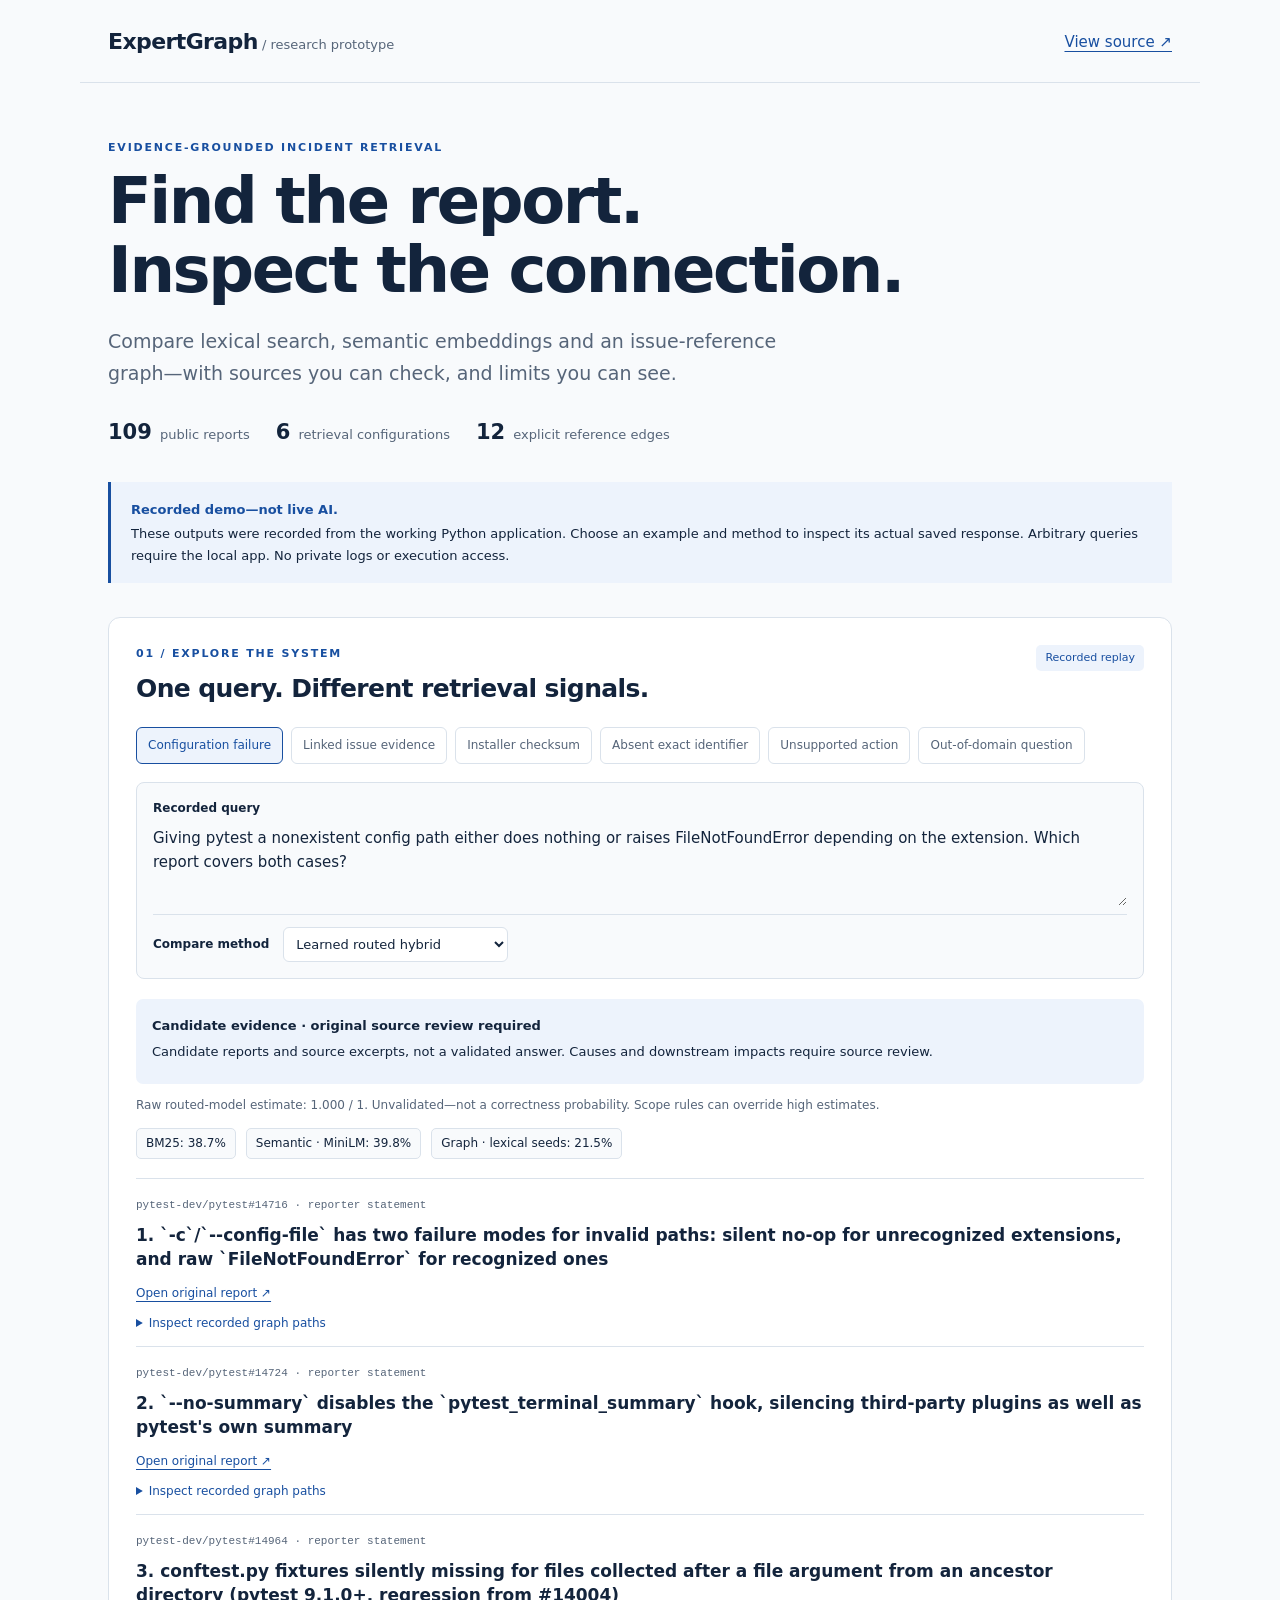
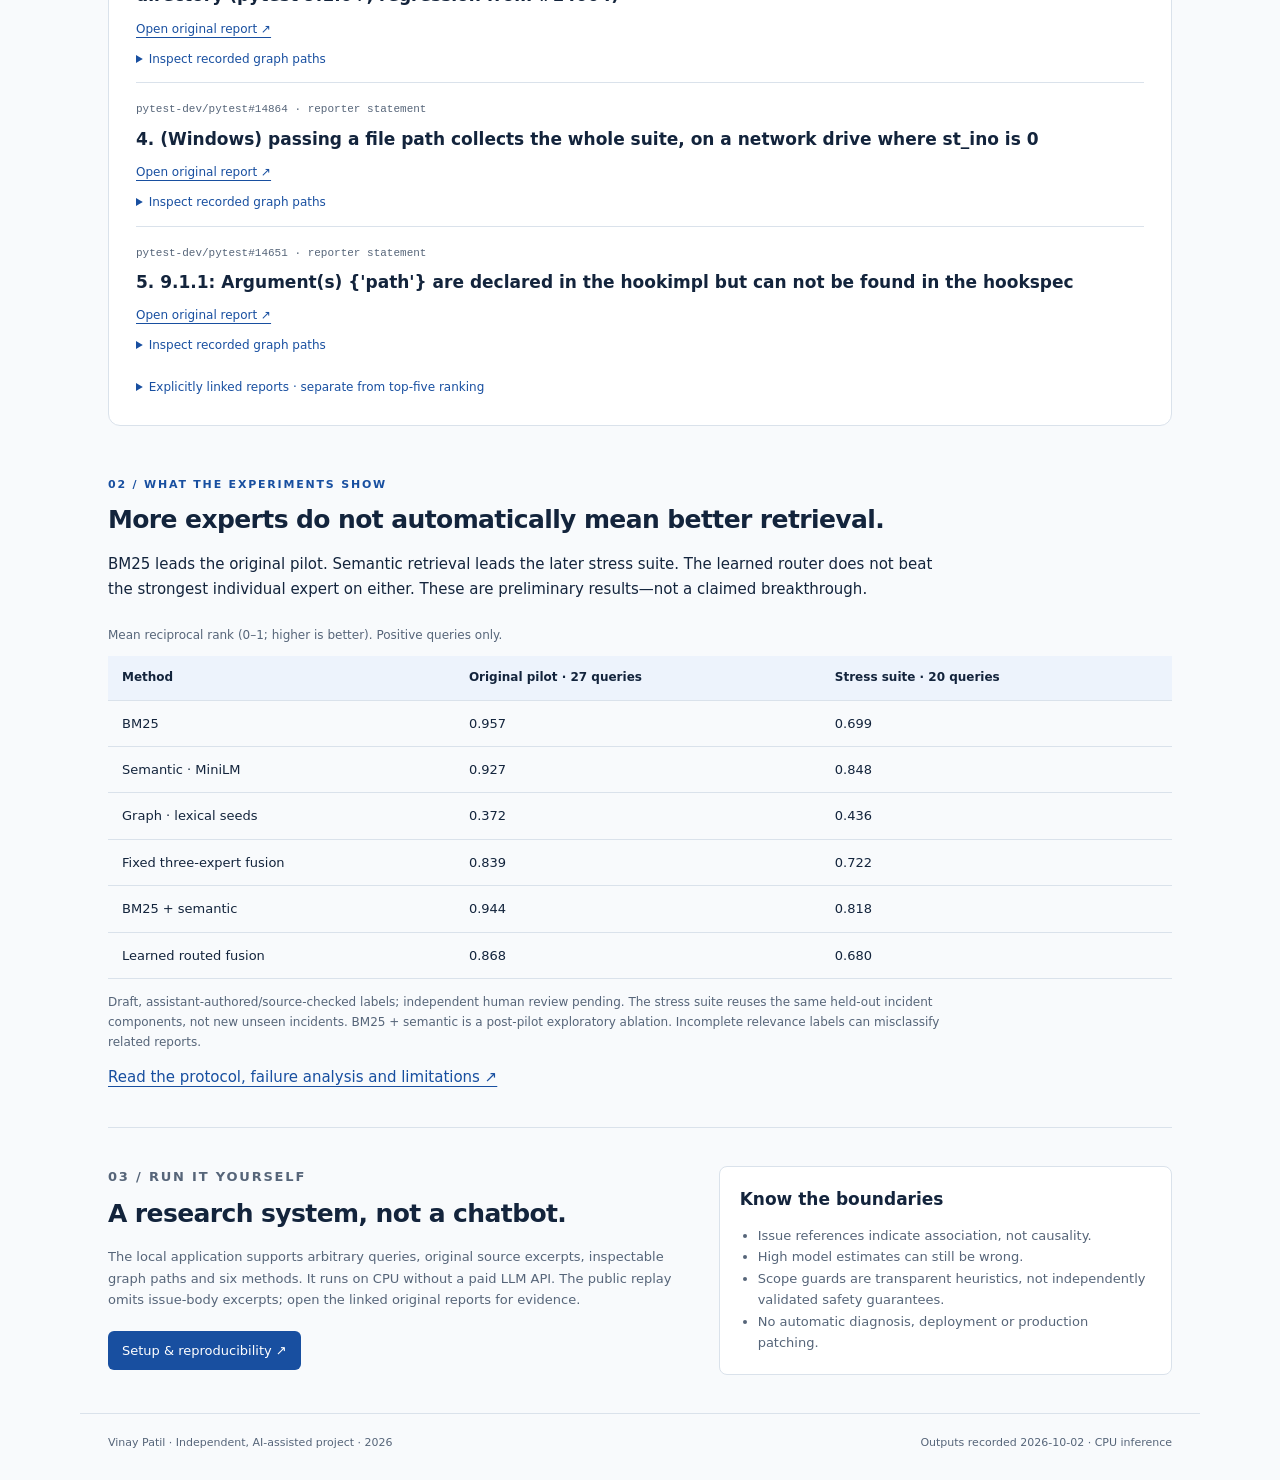
<file: docs/demo/index.html>
<!doctype html>
<html lang="en">
<head>
  <meta charset="utf-8">
  <meta name="viewport" content="width=device-width, initial-scale=1">
  <meta name="description" content="ExpertGraph: source-grounded software incident retrieval. Explore recorded outputs from six retrieval configurations and preliminary research results.">
  <title>ExpertGraph · Research demo</title>
  <link rel="stylesheet" href="style.css">
  <script src="demo.js" defer></script>
</head>
<body>
  <header class="wrap top"><a class="brand" href="./">ExpertGraph<span> / research prototype</span></a><a href="https://github.com/Vinay-113/expertgraph">View source ↗</a></header>
  <main class="wrap">
    <section class="intro">
      <p class="eyebrow">EVIDENCE-GROUNDED INCIDENT RETRIEVAL</p>
      <h1>Find the report.<br>Inspect the connection.</h1>
      <p class="lead">Compare lexical search, semantic embeddings and an issue-reference graph—with sources you can check, and limits you can see.</p>
      <div class="facts"><span><b>109</b> public reports</span><span><b>6</b> retrieval configurations</span><span><b>12</b> explicit reference edges</span></div>
    </section>
    <aside class="notice"><strong>Recorded demo—not live AI.</strong> These outputs were recorded from the working Python application. Choose an example and method to inspect its actual saved response. Arbitrary queries require the local app. No private logs or execution access.</aside>
    <section class="explorer" aria-labelledby="explore-title">
      <div class="section-head"><div><p class="eyebrow">01 / EXPLORE THE SYSTEM</p><h2 id="explore-title">One query. Different retrieval signals.</h2></div><span class="tag">Recorded replay</span></div>
      <div id="examples" class="examples" aria-label="Recorded examples"></div>
      <div class="query-box"><label for="query">Recorded query</label><textarea id="query" rows="3" readonly></textarea><div class="method-row"><label for="method">Compare method</label><select id="method"><option value="routed_hybrid">Learned routed hybrid</option><option value="bm25">Lexical · BM25</option><option value="semantic">Semantic · MiniLM</option><option value="graph">Graph · lexical seeds</option><option value="fixed_hybrid">Fixed three-expert hybrid</option><option value="bm25_semantic">BM25 + semantic · no graph</option></select></div></div>
      <p id="error" role="alert" hidden></p>
      <div id="output" aria-live="polite" aria-atomic="false"></div>
    </section>
    <section class="research" aria-labelledby="research-title">
      <p class="eyebrow">02 / WHAT THE EXPERIMENTS SHOW</p><h2 id="research-title">More experts do not automatically mean better retrieval.</h2>
      <p>BM25 leads the original pilot. Semantic retrieval leads the later stress suite. The learned router does not beat the strongest individual expert on either. These are preliminary results—not a claimed breakthrough.</p>
      <div class="table-scroll"><table><caption>Mean reciprocal rank (0–1; higher is better). Positive queries only.</caption><thead><tr><th scope="col">Method</th><th scope="col">Original pilot · 27 queries</th><th scope="col">Stress suite · 20 queries</th></tr></thead><tbody id="metrics"></tbody></table></div>
      <p class="small">Draft, assistant-authored/source-checked labels; independent human review pending. The stress suite reuses the same held-out incident components, not new unseen incidents. BM25 + semantic is a post-pilot exploratory ablation. Incomplete relevance labels can misclassify related reports.</p>
      <a href="https://github.com/Vinay-113/expertgraph/blob/main/artifacts/validation-v1/REPORT.md">Read the protocol, failure analysis and limitations ↗</a>
    </section>
    <section class="closing"><div><p class="eyebrow">03 / RUN IT YOURSELF</p><h2>A research system, not a chatbot.</h2><p>The local application supports arbitrary queries, original source excerpts, inspectable graph paths and six methods. It runs on CPU without a paid LLM API. The public replay omits issue-body excerpts; open the linked original reports for evidence.</p><a class="button" href="https://github.com/Vinay-113/expertgraph#run-the-full-local-app">Setup & reproducibility ↗</a></div><div class="limits"><h3>Know the boundaries</h3><ul><li>Issue references indicate association, not causality.</li><li>High model estimates can still be wrong.</li><li>Scope guards are transparent heuristics, not independently validated safety guarantees.</li><li>No automatic diagnosis, deployment or production patching.</li></ul></div></section>
  </main>
  <footer class="wrap"><span>Vinay Patil · Independent, AI-assisted project · 2026</span><span id="recorded">Loading recording metadata…</span></footer>
</body>
</html>
</file>
<file: docs/demo/style.css>
:root{color-scheme:light;--ink:#13243c;--muted:#566579;--line:#dae2eb;--blue:#184fa0;--paper:#f8fafc;--pale:#edf3fc;--amber:#795308}*{box-sizing:border-box}body{margin:0;background:var(--paper);color:var(--ink);font-family:ui-sans-serif,system-ui,-apple-system,BlinkMacSystemFont,"Segoe UI",sans-serif;font-size:15px;line-height:1.65}a{color:var(--blue);text-underline-offset:4px}a:hover{text-decoration-thickness:2px}.wrap{max-width:1120px;margin:auto;padding-left:28px;padding-right:28px}.top{display:flex;justify-content:space-between;align-items:center;padding-top:24px;padding-bottom:22px;border-bottom:1px solid var(--line)}.brand{color:var(--ink);font-size:22px;font-weight:750;text-decoration:none;letter-spacing:-.6px}.brand span{font-size:13px;font-weight:450;color:var(--muted);letter-spacing:0}.intro{padding:56px 0 32px;max-width:850px}.eyebrow{font-size:11px;font-weight:750;letter-spacing:1.8px;color:var(--blue);margin:0 0 10px}h1{font-size:clamp(38px,6vw,64px);letter-spacing:-2.4px;line-height:1.07;margin:0 0 22px;font-weight:750}h2{font-size:25px;line-height:1.3;letter-spacing:-.6px;margin:0 0 16px}h3{font-size:17px;line-height:1.45;margin:8px 0}.lead{font-size:19px;color:var(--muted);max-width:720px}.facts{display:flex;flex-wrap:wrap;gap:26px;font-size:13px;color:var(--muted);margin-top:26px}.facts b{font-size:21px;color:var(--ink);margin-right:4px}.notice{padding:17px 20px;background:var(--pale);border-left:3px solid var(--blue);font-size:13px;margin-bottom:34px}.notice strong{display:block;color:var(--blue);margin-bottom:3px}.explorer{background:#fff;border:1px solid var(--line);border-radius:12px;padding:27px}.section-head{display:flex;justify-content:space-between;align-items:start;gap:16px}.tag{padding:4px 9px;background:var(--pale);color:var(--blue);border-radius:5px;font-size:11px;white-space:nowrap}.examples{display:flex;flex-wrap:wrap;gap:8px;margin:5px 0 18px}button,select,textarea{font:inherit}button{padding:8px 11px;background:#fff;border:1px solid var(--line);border-radius:6px;color:var(--muted);font-size:12px;cursor:pointer}button[aria-pressed=true]{color:var(--blue);border-color:var(--blue);background:var(--pale)}button:hover{border-color:var(--blue)}button:focus-visible,select:focus-visible,a:focus-visible,textarea:focus-visible{outline:3px solid var(--blue);outline-offset:3px}.query-box{border:1px solid var(--line);border-radius:8px;background:var(--paper);padding:16px}label{font-size:12px;font-weight:650;display:block;margin-bottom:7px}textarea{background:transparent;width:100%;border:0;resize:vertical;color:var(--ink);min-height:80px;font-size:15px;line-height:1.6;padding:0}select{background:#fff;border:1px solid var(--line);border-radius:6px;color:var(--ink);padding:8px;max-width:100%;font-size:13px}.method-row{display:flex;align-items:center;gap:14px;padding-top:12px;border-top:1px solid var(--line)}.method-row label{margin:0}.status{margin-top:20px;padding:16px;background:var(--pale);border-radius:7px;font-size:13px}.status.warning{background:#fff6e2;color:var(--amber)}.status b{display:block}.status p{margin:5px 0}.score{color:var(--muted);font-size:12px;margin:12px 0}.weights{display:flex;flex-wrap:wrap;gap:10px;margin-bottom:19px}.weight{font-size:12px;padding:5px 9px;background:var(--paper);border:1px solid var(--line);border-radius:5px}.evidence{border-top:1px solid var(--line);padding:17px 0 13px}.id{font-size:11px;font-family:ui-monospace,SFMono-Regular,monospace;color:var(--muted)}.evidence a{font-size:12px}.path{font-size:12px;border-left:2px solid var(--line);padding:6px 12px;margin:8px 0;overflow-wrap:anywhere}.path a{display:block}details{margin-top:9px;font-size:12px}summary{cursor:pointer;color:var(--blue)}.small{font-size:12px;color:var(--muted)}.research{padding-top:50px}.research>p{max-width:850px}.table-scroll{overflow:auto;margin:24px 0 14px}table{border-collapse:collapse;width:100%;font-size:13px}caption{text-align:left;color:var(--muted);margin-bottom:10px;font-size:12px}th,td{text-align:left;padding:12px 14px;border-bottom:1px solid var(--line)}th{font-size:12px;background:var(--pale)}td:not(:first-child){font-variant-numeric:tabular-nums}.closing{display:grid;grid-template-columns:1.25fr 1fr;gap:44px;border-top:1px solid var(--line);margin-top:38px;padding:38px 0}.closing p,.limits{font-size:13px;color:var(--muted)}.limits{padding:20px;background:#fff;border:1px solid var(--line);border-radius:8px}.limits h3{color:var(--ink);margin-top:0}.limits ul{padding-left:18px;margin-bottom:0}.button{display:inline-block;padding:9px 14px;background:var(--blue);color:#fff;border-radius:6px;text-decoration:none;margin-top:7px;font-size:13px}footer{display:flex;justify-content:space-between;gap:16px;border-top:1px solid var(--line);padding-top:20px;padding-bottom:28px;font-size:11px;color:var(--muted)}#error{color:#9b2828}@media(max-width:680px){.wrap{padding-left:18px;padding-right:18px}.top{align-items:start}.brand span{display:block}.intro{padding-top:36px}h1{letter-spacing:-1.5px}.lead{font-size:16px}.facts{gap:14px}.explorer{padding:18px}.section-head{display:block}.tag{display:none}.method-row{display:block}.method-row label{margin-bottom:7px}.closing{grid-template-columns:1fr;gap:18px}.research{padding-top:34px}footer{display:block}footer span{display:block}th,td{padding:10px 8px}h2{font-size:22px}}
</file>
